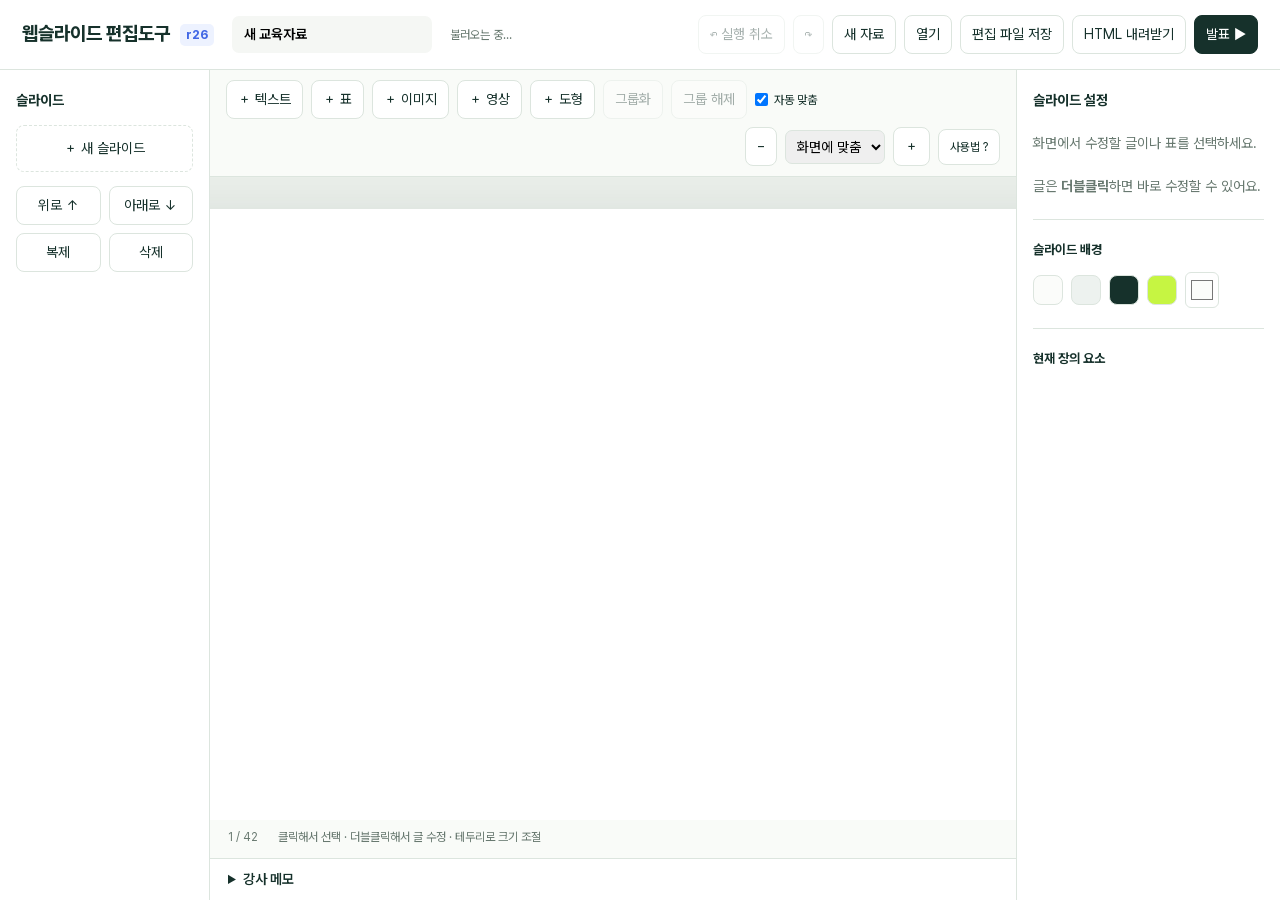
<file: index.html>
<!doctype html>
<html lang="ko">
<head>
<meta charset="utf-8">
<meta name="viewport" content="width=device-width,initial-scale=1">
<title>웹슬라이드 편집도구</title>
<meta http-equiv="refresh" content="0; url=slide-editor.html">
</head>
<body>
<p><a href="slide-editor.html">웹슬라이드 편집도구 열기</a></p>
</body>
</html>
</file>
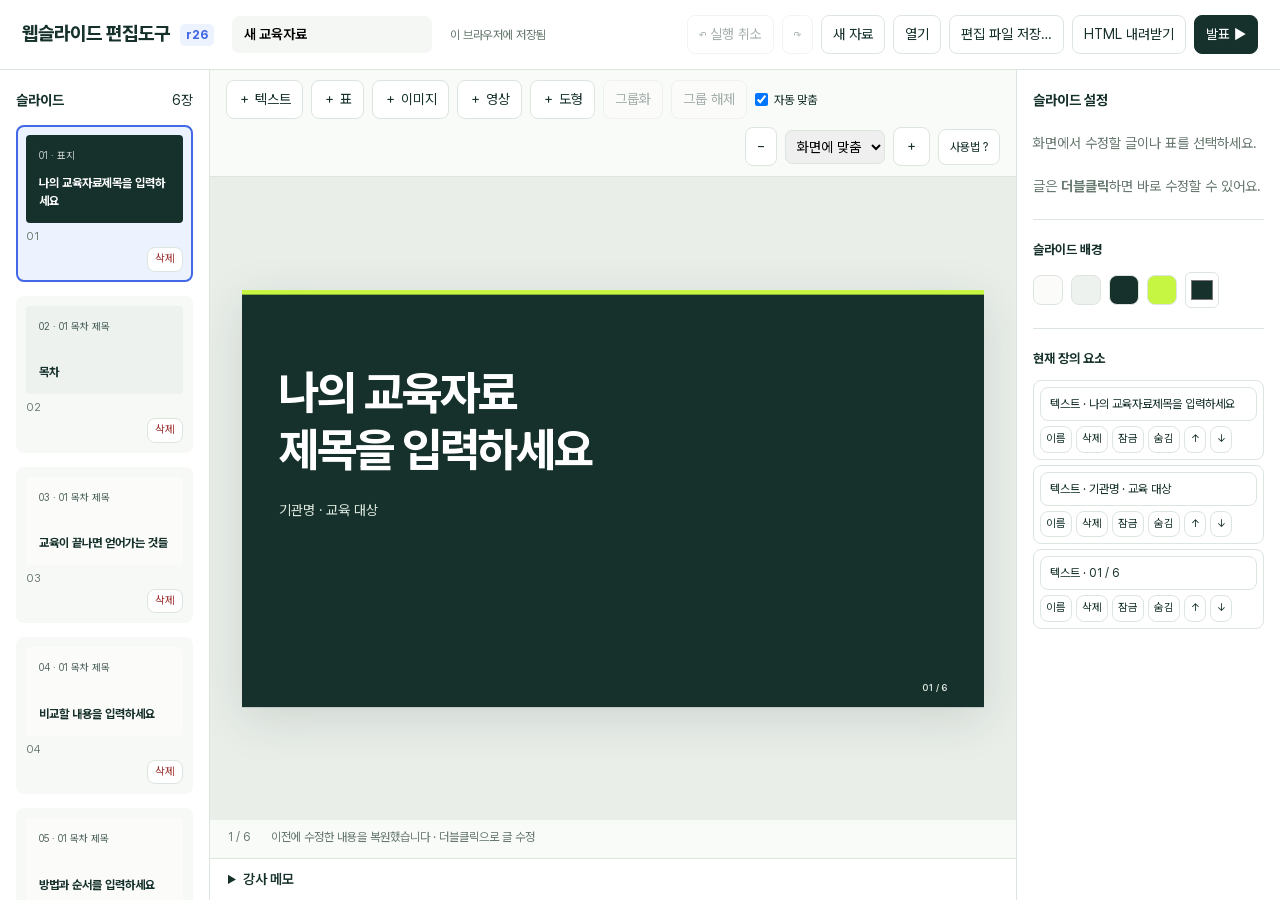
<file: slide-editor.html>
<!doctype html>
<html lang="ko"><head><meta charset="utf-8"><meta name="viewport" content="width=device-width,initial-scale=1"><title>웹슬라이드 편집도구 · r26</title><link rel="stylesheet" href="editor.css?v=20261117-r26"><script src="deck-import.js?v=20261117-r26" defer></script><script src="editor.js?v=20261117-r26" defer></script></head><body>
<header class="editor-top"><a class="editor-brand" href="starter-deck.html">웹슬라이드 편집도구 <small id="editor-version" aria-label="편집기 버전">r26</small></a><input id="deck-name" aria-label="자료 이름" value="새 교육자료"><span id="save-status" role="status" aria-live="polite">불러오는 중…</span><div class="top-actions"><button id="undo" title="실행 취소 · Ctrl+Z" disabled>↶ 실행 취소</button><button id="redo" title="다시 실행 · Ctrl+Shift+Z" disabled>↷</button><button id="new-deck">새 자료</button><button id="open">열기</button><button id="save-project">편집 파일 저장</button><button id="export-html">HTML 내려받기</button><button id="present" class="primary">발표 ▶</button></div></header>
<div class="editor-workspace"><aside class="slide-rail" aria-label="슬라이드 목록"><div class="rail-heading"><strong>슬라이드</strong><span id="slide-total"></span></div><div id="slide-list"></div><button id="add-slide" class="rail-add">＋ 새 슬라이드</button><div class="rail-tools"><button id="slide-up" title="슬라이드 위로">위로 ↑</button><button id="slide-down" title="슬라이드 아래로">아래로 ↓</button><button id="copy-slide">복제</button><button id="delete-slide">삭제</button></div></aside>
<main class="editor-main"><nav class="insert-bar" aria-label="삽입 도구"><button id="add-text">＋ 텍스트</button><button id="add-table">＋ 표</button><button id="add-image">＋ 이미지</button><button id="add-video">＋ 영상</button><button id="add-box">＋ 도형</button><button id="group-elements" title="그룹화 · Ctrl+G" disabled>그룹화</button><button id="ungroup-elements" title="그룹 해제 · Ctrl+Shift+G" disabled>그룹 해제</button><label class="tool-toggle"><input id="snap-enabled" type="checkbox" checked>자동 맞춤</label><span class="bar-separator"></span><div class="canvas-tools"><button id="zoom-out" aria-label="축소">−</button><select id="zoom" aria-label="화면 배율"><option value="fit">화면에 맞춤</option><option value=".5">50%</option><option value=".75">75%</option><option value="1">100%</option></select><button id="zoom-in" aria-label="확대">＋</button><button id="help-toggle" class="help-button">사용법 ?</button></div></nav>
<div id="canvas-scroll"><div id="canvas-area"><div id="canvas-wrap"><iframe id="deck-frame" title="편집할 슬라이드" sandbox="allow-same-origin"></iframe><div id="selection" hidden><button id="move-handle" aria-label="선택 요소 이동">이동 ⠿</button><button class="resize-handle nw" data-handle="nw" aria-label="왼쪽 위 크기 조절"></button><button class="resize-handle ne" data-handle="ne" aria-label="오른쪽 위 크기 조절"></button><button class="resize-handle sw" data-handle="sw" aria-label="왼쪽 아래 크기 조절"></button><button class="resize-handle se" data-handle="se" aria-label="오른쪽 아래 크기 조절"></button><button class="resize-handle e" data-handle="e" aria-label="오른쪽 너비 조절"></button><button class="resize-handle w" data-handle="w" aria-label="왼쪽 너비 조절"></button><button class="resize-handle n" data-handle="n" aria-label="위쪽 높이 조절"></button><button class="resize-handle s" data-handle="s" aria-label="아래쪽 높이 조절"></button></div><div id="guide-x" class="snap-guide vertical" hidden></div><div id="guide-y" class="snap-guide horizontal" hidden></div></div></div></div>
<footer class="editor-bottom"><span id="page-status">1 / 42</span><span id="hint">클릭해서 선택 · 더블클릭해서 글 수정 · 테두리로 크기 조절</span><span id="canvas-warning" role="status"></span></footer><details class="notes-panel"><summary>강사 메모</summary><textarea id="speaker-notes" aria-label="현재 슬라이드 강사 메모"></textarea></details></main>
<aside class="properties" aria-label="선택 요소 설정"><div class="properties-title"><strong id="selection-name">슬라이드 설정</strong><span id="selection-kind"></span></div><div id="empty-selection"><p>화면에서 수정할 글이나 표를 선택하세요.</p><p>글은 <strong>더블클릭</strong>하면 바로 수정할 수 있어요.</p></div>
<fieldset id="position-properties" disabled hidden><div class="prop-row"><label>X 위치<input id="element-x" type="number" step="1"></label><label>Y 위치<input id="element-y" type="number" step="1"></label></div><div class="prop-row"><button id="lock-elements">잠금</button><button id="hide-elements">숨김</button></div></fieldset>
<fieldset id="element-properties" disabled><label>내용<textarea id="text-content" rows="4" placeholder="선택한 텍스트"></textarea></label><div class="prop-row"><label>글자 크기<input id="font-size" type="number" min="12" max="160" step="1"></label><label>글자색<input id="text-color" type="color" value="#16312b"></label></div><div class="format-buttons"><button id="bold" aria-pressed="false" title="굵게">굵게 B</button><button data-align="left" aria-label="왼쪽 정렬">왼쪽</button><button data-align="center" aria-label="가운데 정렬">가운데</button><button data-align="right" aria-label="오른쪽 정렬">오른쪽</button></div><div class="prop-row"><label>가로<input id="element-width" type="number" min="30" max="1600"></label><label>세로<input id="element-height" type="number" min="20" max="900"></label></div><div class="prop-row"><label>배경색<input id="fill-color" type="color" value="#edf2ef"></label><label class="tool-toggle"><input id="fill-none" type="checkbox">채우기 없음</label></div><div class="prop-row"><button id="center-x">가로 중앙</button><button id="center-y">세로 중앙</button></div><div class="prop-row"><button id="bring-front" title="Ctrl+Shift+]">맨 앞으로</button><button id="bring-forward" title="Ctrl+]">앞으로</button><button id="send-backward" title="Ctrl+[">뒤로</button><button id="send-back" title="Ctrl+Shift+[">맨 뒤로</button></div><div class="prop-row"><button id="duplicate-element">복제</button><button id="delete-element" class="danger">삭제</button></div></fieldset>
<fieldset id="arrange-tools" disabled hidden><h3>정렬·간격</h3><div class="arrange-grid"><button data-arrange="left">왼쪽</button><button data-arrange="center">가로 중앙</button><button data-arrange="right">오른쪽</button><button data-arrange="top">위쪽</button><button data-arrange="middle">세로 중앙</button><button data-arrange="bottom">아래쪽</button></div><div class="prop-row"><button data-distribute="x">가로 간격</button><button data-distribute="y">세로 간격</button></div></fieldset>
<section id="table-properties" hidden><h3>표 편집</h3><p class="muted">셀을 선택해 열 너비와 행 높이를 조절하세요.</p><div class="prop-row"><button data-table="add-row">행 추가</button><button data-table="delete-row">행 삭제</button></div><div class="prop-row"><button data-table="add-col">열 추가</button><button data-table="delete-col">열 삭제</button></div><div class="prop-row"><label>선택 열 너비<input id="table-col-width" type="number" min="30" max="1400"></label><label>선택 행 높이<input id="table-row-height" type="number" min="20" max="500"></label></div><label>전체 셀 안쪽 여백<input id="table-cell-padding" type="number" min="0" max="80"></label><label>구분선 색<input id="border-color" type="color" value="#a8bcb0"></label><label>구분선 두께<input id="border-width" type="number" min="0" max="8" value="2"></label></section>
<section id="media-properties" hidden><h3>미디어</h3><div id="image-tools" hidden><div class="prop-row"><button id="crop-image">사진 자르기</button><button id="reset-image-crop">자르기 해제</button></div><div class="prop-row"><button id="image-contain">전체 보이기</button><button id="image-cover">틀 채우기</button></div></div><button id="replace-media">파일 교체</button><button id="change-video">YouTube 주소 변경</button></section>
<section id="graphic-properties" hidden><h3>선·도형</h3><label>선 색<input id="graphic-color" type="color" value="#16312b"></label><label>선 두께<input id="graphic-width" type="number" min="0" max="40" step="1"></label></section>
<section class="slide-background"><h3>슬라이드 배경</h3><div class="swatches"><button data-background="#fbfcfa" style="--swatch:#fbfcfa" aria-label="흰색 배경"></button><button data-background="#edf2ef" style="--swatch:#edf2ef" aria-label="연녹색 배경"></button><button data-background="#16312b" style="--swatch:#16312b" aria-label="진녹색 배경"></button><button data-background="#c6f542" style="--swatch:#c6f542" aria-label="연두색 배경"></button><input id="slide-bg" type="color" value="#fbfcfa" aria-label="배경색 직접 선택"></div></section><section class="layer-section"><h3>현재 장의 요소</h3><div id="layers"></div></section>
</aside></div>
<dialog id="insert-dialog"><form id="insert-form"><h2 id="dialog-title"></h2><div id="dialog-fields"></div><p id="dialog-error" role="alert"></p><div class="dialog-actions"><button type="button" id="dialog-cancel">취소</button><button class="primary" type="submit">넣기</button></div></form></dialog>
<dialog id="crop-dialog" aria-labelledby="crop-title"><form id="crop-form"><h2 id="crop-title">사진 자르기</h2><p class="muted">사진 위에서 영역 선택 · 선택 영역을 끌어 위치 조절</p><div id="crop-stage"><img id="crop-preview" alt="자르기 원본"><div id="crop-region"><button type="button" data-crop-handle="nw" aria-label="자르기 왼쪽 위"></button><button type="button" data-crop-handle="ne" aria-label="자르기 오른쪽 위"></button><button type="button" data-crop-handle="sw" aria-label="자르기 왼쪽 아래"></button><button type="button" data-crop-handle="se" aria-label="자르기 오른쪽 아래"></button></div></div><label>자르기 비율<select id="crop-ratio"><option value="free">자유</option><option value="original">원본 비율</option><option value="1">1:1</option><option value="1.7777777778">16:9</option><option value="1.3333333333">4:3</option></select></label><div class="crop-fields"><label>왼쪽 (%)<input id="crop-x" type="number" min="0" max="99" step=".1" required></label><label>위쪽 (%)<input id="crop-y" type="number" min="0" max="99" step=".1" required></label><label>가로 (%)<input id="crop-w" type="number" min="1" max="100" step=".1" required></label><label>세로 (%)<input id="crop-h" type="number" min="1" max="100" step=".1" required></label></div><p id="crop-error" role="alert"></p><div class="dialog-actions"><button type="button" id="crop-reset">전체 영역</button><button type="button" id="crop-cancel">취소</button><button id="crop-apply" type="submit" class="primary">적용</button></div></form></dialog>
<dialog id="help-dialog"><h2>이렇게 수정하세요</h2><ol>
<li><strong>선택:</strong> 글·표·카드·그림·선·화살표 클릭. 카드 안 글자는 따로 선택. 겹친 요소는 오른쪽 목록에서 선택</li>
<li><strong>여러 개:</strong> Shift+클릭으로 추가·제외하거나 빈 공간에서 드래그. Ctrl+A로 전체 선택</li>
<li><strong>글 수정:</strong> 더블클릭. 이동은 선택 테두리 위 ‘이동’을 끌거나 방향키 사용</li>
<li><strong>그룹:</strong> 2개 이상 선택 후 ‘그룹화’. 하나를 클릭해 전체 선택. 그룹 안 글자는 더블클릭으로 개별 수정</li>
<li><strong>텍스트 크기:</strong> 대각선 모서리는 글자·상자 비율 조절. 좌우 가운데 손잡이는 글자 크기를 유지하고 상자 너비·줄바꿈 조절</li>
<li><strong>사진:</strong> 선택 후 오른쪽 ‘사진 자르기’. 원본에서 영역을 드래그하고 적용. ‘자르기 해제’로 원본 전체 표시. 겹친 사진은 오른쪽 목록에서 선택·삭제</li>
<li><strong>장표 삭제:</strong> 왼쪽 장표별 ‘삭제’ 또는 목록에서 장표 선택 후 Delete. 실행 취소 가능</li>
<li><strong>자동 맞춤:</strong> 다른 요소의 가장자리·중앙·간격에 맞춤. Alt를 누르거나 상단에서 해제</li>
<li><strong>잠금·숨김:</strong> 오른쪽 설정에서 적용. 해제·표시는 아래 요소 목록에서 선택</li>
<li><strong>저장:</strong> 자동 임시저장 + ‘편집 파일 저장’. 발표하거나 HTML 내려받기</li>
</ol><p>Ctrl+C/X/V 요소 복사·잘라내기·붙여넣기 · Ctrl+Shift+C/V 장표 복사·붙여넣기 · 글 수정·입력칸에서는 텍스트 단축키 유지</p><p>Ctrl+G 그룹화 · Ctrl+Shift+G 그룹 해제 · Ctrl+Z 취소 · Ctrl+Shift+Z 다시 실행 · Ctrl+D 복제 · Delete 삭제 · Shift+방향키 10px 이동 · Esc 선택 해제</p><p>요소 복사·붙여넣기는 현재 탭 안에서 사용합니다. SVG는 그림 전체를 한 요소로 편집합니다.</p><button id="help-close" class="primary">알겠어요</button></dialog>
<dialog id="confirm-dialog"><h2 id="confirm-title"></h2><p id="confirm-message"></p><div class="dialog-actions"><button id="confirm-no">취소</button><button id="confirm-yes" class="primary">계속</button></div></dialog>
<dialog id="open-dialog" aria-labelledby="open-title"><h2 id="open-title">어떤 자료를 열까요?</h2><div id="open-drop" class="open-drop"><strong>파일이나 폴더를 여기에 끌어다 놓으세요</strong><span>저장한 편집 파일, 웹슬라이드 HTML, 덱이 든 폴더 모두 됩니다</span></div><div class="open-choices"><button id="open-html-choice"><strong>파일 선택</strong><span>저장한 편집 파일(.slides.json) 또는 HTML 하나</span></button><button id="open-folder-choice"><strong>폴더 선택</strong><span>이미지·영상·글꼴이 HTML과 따로 있는 덱</span></button></div><p class="open-scope">장표가 section.slide로 나뉜 웹슬라이드를 열 수 있습니다. 폴더를 고르면 그 안의 HTML을 선택할 수 있어요.</p><section id="import-panel" hidden><label for="import-deck">가져올 웹슬라이드</label><select id="import-deck"></select><p id="import-report" role="status" aria-live="polite"></p></section><div class="dialog-actions"><button id="open-close">닫기</button><button id="import-apply" class="primary" disabled>가져와서 편집하기</button></div></dialog>
<input id="project-file" type="file" accept=".slides,.json,.html,.htm,application/json,text/html" hidden><input id="html-file" type="file" accept=".slides,.json,.html,.htm,application/json,text/html" hidden><input id="folder-files" type="file" webkitdirectory multiple hidden><input id="image-file" type="file" accept="image/png,image/jpeg,image/webp,image/gif" hidden>
<div id="toast" role="status" hidden></div></body></html>
</file>
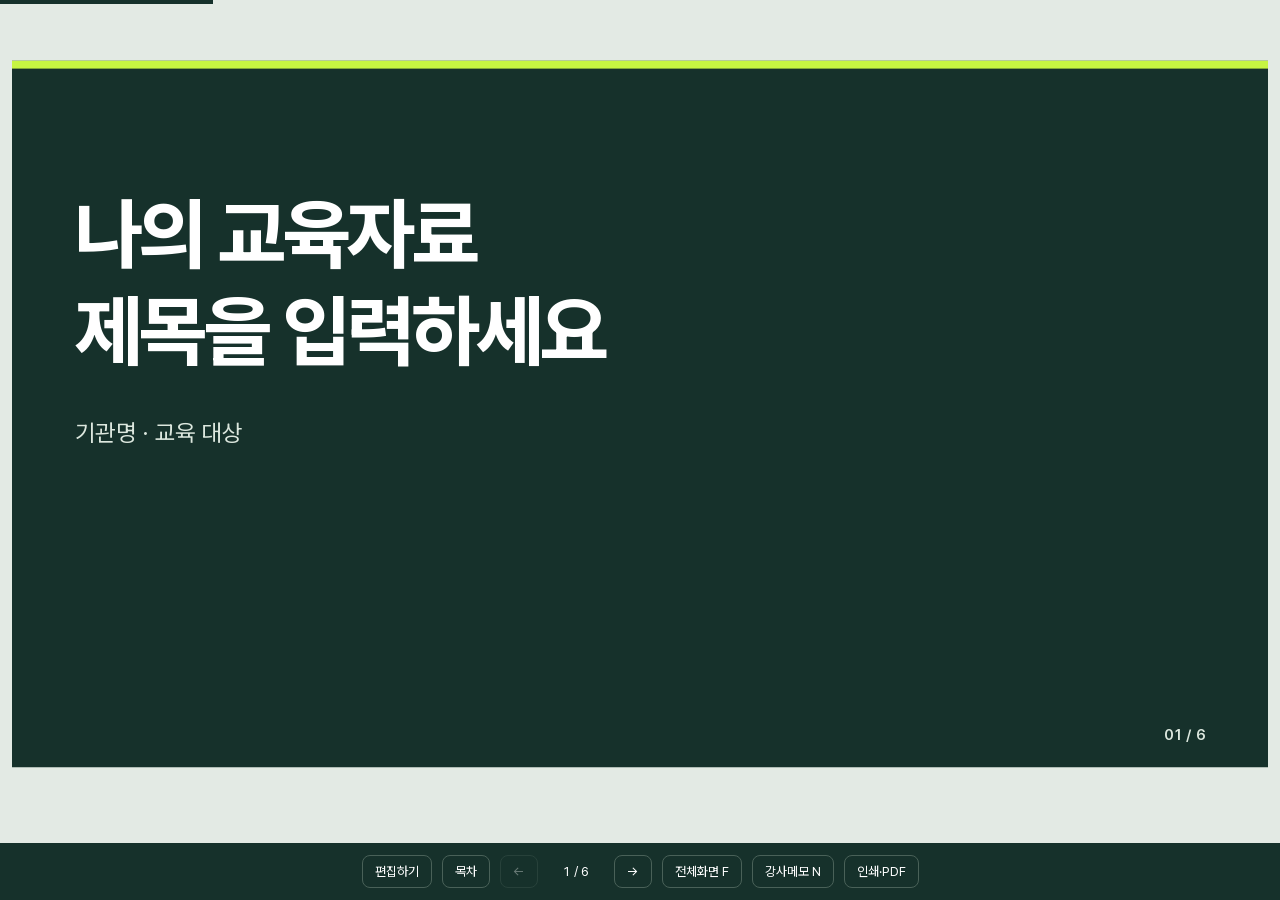
<file: starter-deck.html>
<!doctype html>
<html lang="ko"><head><meta charset="utf-8"><meta name="viewport" content="width=device-width,initial-scale=1"><title>재사용 슬라이드 템플릿</title><link rel="stylesheet" href="slides-v4.css"><link rel="stylesheet" href="slides-v5.css"></head>
<body class="v4 v5" data-slide-count="6" data-video-count="0"><div id="progress"></div><main id="stage" aria-label="새 웹슬라이드">
<section class="slide cover" aria-label="1번 슬라이드"><h2>나의 교육자료<br>제목을 입력하세요</h2><p class="lead">기관명 · 교육 대상</p><p class="speaker-note">발표할 내용을 기록하세요.</p><span class="pageno">01 / 6</span></section>
<section class="slide agenda-slide" aria-label="2번 슬라이드"><header class="slide-heading"><p class="chapter-title">01 목차 제목</p><h2>목차</h2></header><ol class="plain-list agenda"><li>첫 번째 주제</li><li>두 번째 주제</li><li>세 번째 주제</li></ol><p class="speaker-note">발표할 내용을 기록하세요.</p><span class="pageno">02 / 6</span></section>
<section class="slide outcomes-slide" aria-label="3번 슬라이드"><header class="slide-heading"><p class="chapter-title">01 목차 제목</p><h2>교육이 끝나면 얻어가는 것들</h2></header><ol class="plain-list"><li>첫 번째 배움</li><li>두 번째 배움</li><li>완성할 결과물</li></ol><p class="speaker-note">발표할 내용을 기록하세요.</p><span class="pageno">03 / 6</span></section>
<section class="slide requests-slide" aria-label="4번 슬라이드"><header class="slide-heading"><p class="chapter-title">01 목차 제목</p><h2>비교할 내용을 입력하세요</h2></header><table class="demo-table"><thead><tr><th>비교 항목 A</th><th>비교 항목 B</th></tr></thead><tbody><tr><td>첫 번째 내용</td><td>첫 번째 내용</td></tr><tr><td>두 번째 내용</td><td>두 번째 내용</td></tr></tbody></table><p class="speaker-note">발표할 내용을 기록하세요.</p><span class="pageno">04 / 6</span></section>
<section class="slide sequence-slide" aria-label="5번 슬라이드"><header class="slide-heading"><p class="chapter-title">01 목차 제목</p><h2>방법과 순서를 입력하세요</h2></header><ol class="plain-list"><li>첫 번째 단계</li><li>두 번째 단계</li><li>세 번째 단계</li></ol><p class="speaker-note">발표할 내용을 기록하세요.</p><span class="pageno">05 / 6</span></section>
<section class="slide " aria-label="6번 슬라이드"><header class="slide-heading"><p class="chapter-title">01 목차 제목</p><h2>보여줄 결과를 입력하세요</h2></header><div class="blank-media"><p>이미지나 영상을 넣어주세요</p></div><p class="speaker-note">발표할 내용을 기록하세요.</p><span class="pageno">06 / 6</span></section>
</main><nav id="controls" aria-label="슬라이드 조작"><a href="slide-editor.html">편집하기</a><a href="#2">목차</a><button id="previous" aria-label="이전 슬라이드">←</button><span id="count" aria-live="polite"></span><button id="next" aria-label="다음 슬라이드">→</button><button id="fullscreen">전체화면 F</button><button id="note-toggle" aria-expanded="false" aria-controls="notes">강사메모 N</button><button id="print">인쇄·PDF</button></nav><aside id="notes" hidden aria-label="강사메모"><button id="note-close" aria-label="강사메모 닫기">닫기</button><h2>강사메모</h2><p id="note-body"></p></aside><script src="slides.js"></script></body></html>
</file>
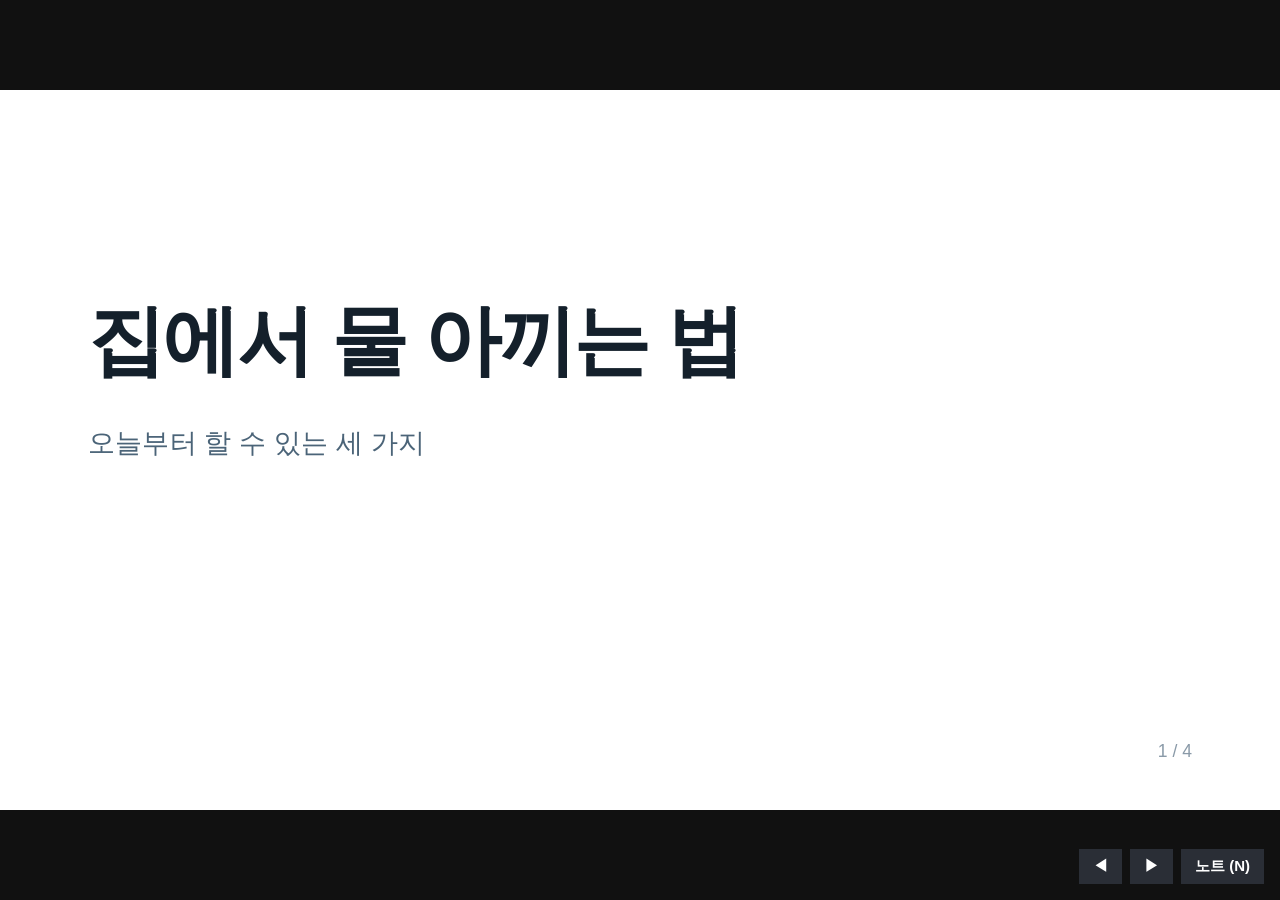
<file: examples/sample-deck.html>
<!doctype html>
<html lang="ko">
<head>
<meta charset="utf-8">
<meta name="viewport" content="width=device-width,initial-scale=1">
<title>집에서 물 아끼는 법</title>
<style>
html,body{margin:0;height:100%;background:#111;overflow:hidden;font-family:"Malgun Gothic","Apple SD Gothic Neo",sans-serif}
#stage{position:absolute;left:50%;top:50%;width:1600px;height:900px;transform-origin:center}
.slide{position:absolute;inset:0;display:none;background:#fff;color:#14202b;padding:90px 110px;box-sizing:border-box}
.slide.on{display:block}
.slide h2.title{font-size:96px;margin:160px 0 24px;letter-spacing:-.03em}
.slide h2{font-size:60px;margin:0 0 48px;letter-spacing:-.02em}
.slide p,.slide li{font-size:34px;line-height:1.6}
.slide ul{margin:0;padding-left:1.2em}
.lead{color:#4b6478}
.two{display:grid;grid-template-columns:1fr 1fr;gap:64px;align-items:center}
.two img{width:100%;border-radius:12px}
.big{font-size:150px;font-weight:800;color:#2f6db0;line-height:1}
.pg{position:absolute;right:110px;bottom:60px;font-size:22px;color:#8a9aa8}
aside.notes{display:none}
.nav{position:fixed;right:16px;bottom:16px;display:flex;gap:8px}
.nav button{font:600 15px sans-serif;padding:8px 14px;border:0;background:#2a2e36;color:#fff;cursor:pointer}
#note-box{position:fixed;left:16px;bottom:16px;max-width:560px;padding:16px 20px;background:#fff;font:18px/1.6 sans-serif;display:none}
#note-box.show{display:block}
</style>
</head>
<body>
<div id="stage">
<section class="slide">
  <h2 class="title">집에서 물 아끼는 법</h2>
  <p class="lead">오늘부터 할 수 있는 세 가지</p>
  <div class="pg">1 / 4</div>
  <aside class="notes" data-time="10초"><p>오늘은 집에서 바로 할 수 있는 물 절약 방법 세 가지를 소개합니다.</p></aside>
</section>
<section class="slide">
  <h2>하루에 쓰는 물</h2>
  <div class="two">
    <div><div class="big">280L</div><p>한 사람이 하루에 쓰는 물의 양(예시 값)</p></div>
    <img src="img/drops.png" alt="물방울 그림">
  </div>
  <div class="pg">2 / 4</div>
  <aside class="notes" data-time="20초"><p>숫자는 예시입니다. 실제 발표에서는 지역 통계로 바꿔 쓰세요.</p><p>생각보다 많은 물을 매일 쓰고 있습니다.</p></aside>
</section>
<section class="slide">
  <h2>바로 할 수 있는 것</h2>
  <ul>
    <li>양치할 때 컵 쓰기</li>
    <li>샤워 시간 2분 줄이기</li>
    <li>세탁기는 모아서 한 번에 돌리기</li>
  </ul>
  <div class="pg">3 / 4</div>
  <aside class="notes" data-time="30초"><p>세 가지 모두 도구 없이 오늘 바로 할 수 있습니다.</p></aside>
</section>
<section class="slide">
  <h2>정리</h2>
  <p>작은 습관 세 가지로 시작해 보세요.</p>
  <div class="pg">4 / 4</div>
  <aside class="notes" data-time="10초"><p>들어 주셔서 감사합니다.</p></aside>
</section>
</div>
<div class="nav"><button id="prev">◀</button><button id="next">▶</button><button id="notes-btn">노트 (N)</button></div>
<div id="note-box"></div>
<script>
(function(){
  var s=[].slice.call(document.querySelectorAll('.slide')),i=0,st=document.getElementById('stage'),box=document.getElementById('note-box');
  function fit(){var k=Math.min(innerWidth/1600,innerHeight/900);st.style.transform='translate(-50%,-50%) scale('+k+')';}
  function note(){var n=s[i].querySelector('aside.notes');box.textContent=n?n.textContent.trim():'';}
  function go(n){i=Math.max(0,Math.min(s.length-1,n));s.forEach(function(e,j){e.classList.toggle('on',j===i)});note();}
  document.getElementById('prev').onclick=function(){go(i-1)};
  document.getElementById('next').onclick=function(){go(i+1)};
  document.getElementById('notes-btn').onclick=function(){box.classList.toggle('show')};
  addEventListener('keydown',function(e){if(e.key==='ArrowRight')go(i+1);if(e.key==='ArrowLeft')go(i-1);if(e.key==='n'||e.key==='N')box.classList.toggle('show');});
  addEventListener('resize',fit);fit();go(0);
})();
</script>
</body>
</html>
</file>
<file: editor.css>
@import url('fonts.css');
:root{--ink:#16312b;--muted:#687970;--line:#dce5de;--accent:#c6f542;--blue:#4268e5}*{box-sizing:border-box}body{margin:0;background:#e9eee9;color:var(--ink);font:14px/1.5 Pretendard,'Malgun Gothic',sans-serif;height:100vh;overflow:hidden}button,input,select,textarea{font:inherit}button{border:1px solid var(--line);border-radius:8px;padding:8px 11px;background:white;color:var(--ink);cursor:pointer;white-space:nowrap}button:hover{background:#f0f5ee;border-color:#b7cbb9}button:disabled{opacity:.38;cursor:default}button:focus-visible,input:focus-visible,select:focus-visible,textarea:focus-visible{outline:3px solid #5278e2;outline-offset:2px}.primary{background:var(--ink);color:white;border-color:var(--ink)}.primary:hover{background:#315849}.danger{color:#a03434}.editor-top{height:70px;background:white;display:flex;align-items:center;gap:18px;padding:0 22px;border-bottom:1px solid var(--line)}.editor-brand{font-size:19px;font-weight:750;text-decoration:none;color:var(--ink);white-space:nowrap}#deck-name{border:0;background:#f5f7f4;padding:8px 12px;border-radius:7px;width:200px;font-weight:600}#save-status{font-size:12px;color:var(--muted);min-width:100px}.top-actions{margin-left:auto;display:flex;gap:8px}.editor-workspace{display:grid;grid-template-columns:210px minmax(350px,1fr) 264px;height:calc(100vh - 70px)}.slide-rail,.properties{background:#fff;overflow:auto;padding:20px 16px}.slide-rail{border-right:1px solid var(--line)}.rail-heading{display:flex;justify-content:space-between;padding-bottom:14px}.slide-item{width:100%;margin-bottom:14px;padding:8px;border:2px solid transparent;background:#f7f9f6;white-space:normal;text-align:left}.slide-item[aria-current=true]{border-color:var(--blue);background:#edf2ff}.slide-thumb{aspect-ratio:16/9;background:var(--thumb-bg,#edf2ef);color:var(--thumb-fg,#16312b);padding:13px;display:flex;flex-direction:column;justify-content:space-between;border-radius:4px;overflow:hidden}.slide-thumb strong{font-size:12px;line-height:1.5;display:-webkit-box;-webkit-line-clamp:3;-webkit-box-orient:vertical;overflow:hidden}.slide-thumb span{font-size:10px;opacity:.75}.slide-item>span{display:block;font-size:11px;margin-top:6px;color:var(--muted)}.rail-add{width:100%;border-style:dashed;padding:12px}.rail-tools{display:grid;grid-template-columns:1fr 1fr;gap:8px;margin-top:14px}.editor-main{min-width:0;display:flex;flex-direction:column;overflow:hidden}.insert-bar{min-height:58px;display:flex;align-items:center;gap:8px;padding:10px 16px;background:#f9fbf8;border-bottom:1px solid var(--line);flex-wrap:wrap}.bar-separator{flex:1}.insert-bar select{max-width:140px;padding:7px;border:1px solid var(--line);border-radius:7px}.help-button{font-size:12px}#canvas-scroll{flex:1;min-height:180px;overflow:auto;background:#e9eee9}#canvas-area{min-height:100%;min-width:100%;display:flex;align-items:center;justify-content:center;padding:32px}#canvas-wrap{position:relative;width:1600px;height:900px;flex:none;box-shadow:0 12px 44px #16312b20}#deck-frame{position:absolute;left:0;top:0;width:1600px;height:900px;border:0;transform-origin:0 0;background:white}#selection{position:absolute;border:2px solid var(--blue);pointer-events:none;z-index:40}#selection[hidden]{display:none}#move-handle{position:absolute;top:-30px;left:-2px;pointer-events:auto;cursor:move;background:var(--blue);color:white;border:0;border-radius:6px 6px 0 0;padding:4px 10px;font-size:12px;height:28px}.resize-handle{position:absolute;width:12px;height:12px;border:2px solid var(--blue);padding:0;border-radius:3px;background:white;pointer-events:auto;touch-action:none}.resize-handle.nw{left:-7px;top:-7px;cursor:nwse-resize}.resize-handle.ne{right:-7px;top:-7px;cursor:nesw-resize}.resize-handle.sw{left:-7px;bottom:-7px;cursor:nesw-resize}.resize-handle.se{right:-7px;bottom:-7px;cursor:nwse-resize}.resize-handle.e{right:-7px;top:calc(50% - 6px);cursor:ew-resize}.resize-handle.w{left:-7px;top:calc(50% - 6px);cursor:ew-resize}.snap-guide{position:absolute;pointer-events:none;background:#e457b9;z-index:35}.snap-guide[hidden]{display:none}.snap-guide.vertical{width:1px;top:0;height:100%}.snap-guide.horizontal{height:1px;left:0;width:100%}.editor-bottom{min-height:38px;padding:8px 18px;display:flex;gap:20px;font-size:12px;color:var(--muted);background:#f9fbf8}#canvas-warning{margin-left:auto;color:#a34125}.notes-panel{background:white;border-top:1px solid var(--line);padding:10px 18px}.notes-panel summary{cursor:pointer;font-weight:600}.notes-panel textarea{width:100%;height:90px;margin-top:10px;resize:vertical;border:1px solid var(--line);border-radius:6px;padding:10px}.properties{border-left:1px solid var(--line)}.properties-title{display:flex;justify-content:space-between;margin-bottom:20px}.properties-title span{font-size:12px;color:var(--muted)}.properties h3{font-size:13px;margin:20px 0 12px}.properties label{display:flex;flex-direction:column;gap:8px;font-size:12px;font-weight:600;margin-bottom:16px}.properties input[type=number],.properties textarea{width:100%;border:1px solid var(--line);border-radius:7px;padding:8px;background:#fcfdfb;color:var(--ink)}.properties textarea{resize:vertical;line-height:1.6}.properties input[type=color]{width:100%;height:36px;border:1px solid var(--line);border-radius:6px;padding:3px;background:white}.prop-row{display:flex;gap:10px;margin-bottom:12px}.prop-row>*{flex:1;min-width:0}.prop-row label{margin:0}.format-buttons{display:flex;flex-wrap:wrap;gap:5px;margin-bottom:18px}.format-buttons button{font-size:11px;padding:7px}.format-buttons button[aria-pressed=true]{background:var(--ink);color:white}fieldset{margin:0;padding:0;border:0;min-width:0}#empty-selection{color:var(--muted);line-height:1.8}#empty-selection p{margin-bottom:18px}#element-properties:disabled{display:none}.muted{color:var(--muted);font-size:12px}.slide-background{border-top:1px solid var(--line);margin-top:20px}.swatches{display:flex;gap:8px;align-items:center}.swatches button{width:30px;height:30px;background:var(--swatch);padding:0;flex:none}.swatches input{width:34px!important}.layer-section{border-top:1px solid var(--line);margin-top:20px}#layers{display:flex;flex-direction:column;gap:5px}#layers button{font-size:12px;text-align:left;overflow:hidden;text-overflow:ellipsis;padding:7px 9px}#layers button[aria-current=true]{border-color:var(--blue);background:#edf2ff}dialog{border:1px solid var(--line);border-radius:18px;padding:30px;max-width:min(620px,calc(100vw - 40px));color:var(--ink);box-shadow:0 24px 90px #0003}dialog::backdrop{background:#0d241e80}dialog h2{font-size:23px;margin:0 0 24px}dialog label{display:block;margin-bottom:18px}dialog input,dialog select{width:100%;padding:10px;border:1px solid var(--line);border-radius:7px;margin-top:8px}.dialog-actions{display:flex;justify-content:flex-end;gap:12px;margin-top:24px}#dialog-error{color:#a03434}#help-dialog{line-height:1.9}#help-dialog li{margin-bottom:12px}#help-dialog p{color:var(--muted);font-size:13px}#toast{position:fixed;bottom:24px;left:50%;transform:translateX(-50%);background:#16312b;color:white;padding:13px 22px;border-radius:10px;z-index:100;box-shadow:0 8px 35px #0002;max-width:90vw}.editor-top.busy button{pointer-events:none;opacity:.5}
@media(max-width:1150px){.editor-workspace{grid-template-columns:170px minmax(300px,1fr) 236px}.editor-top{gap:10px;padding:0 12px}.editor-brand{font-size:16px}#deck-name{width:155px}.top-actions{gap:5px}.top-actions button{padding:7px;font-size:12px}#save-status{min-width:70px;font-size:11px}.insert-bar{gap:5px;padding:8px}.insert-bar button{font-size:12px}.slide-rail,.properties{padding:16px 12px}}
@media(max-width:820px){body{overflow:auto;height:auto;min-height:100vh}.editor-top{height:auto;min-height:70px;flex-wrap:wrap;padding:12px}.top-actions{width:100%;margin:0;flex-wrap:wrap}.editor-workspace{height:calc(100vh - 120px);grid-template-columns:120px minmax(250px,1fr)}.properties{display:none}.editor-bottom #hint{display:none}.slide-rail{padding:12px 8px}.rail-tools{grid-template-columns:1fr}.editor-workspace:after{content:'편집은 넓은 PC 화면에서 가장 편하게 사용할 수 있습니다.';position:fixed;bottom:0;left:0;right:0;padding:7px;background:#edf2ef;font-size:11px;text-align:center}.editor-brand{font-size:15px}}
#marquee{position:absolute;border:2px dashed var(--blue);background:#4268e51a;pointer-events:none;z-index:38}#marquee[hidden]{display:none}#selection.multi{border-style:dashed}#selection.multi .resize-handle.e,#selection.multi .resize-handle.w{display:none}
.slide-item[draggable=true]{cursor:grab}.slide-item.dragging{opacity:.42;cursor:grabbing}.slide-item.drop-before{box-shadow:0 -4px 0 var(--blue)}.slide-item.drop-after{box-shadow:0 4px 0 var(--blue)}
#selection.grouped{border-style:solid}
.resize-handle.n{left:calc(50% - 6px);top:-7px;cursor:ns-resize}.resize-handle.s{left:calc(50% - 6px);bottom:-7px;cursor:ns-resize}#selection.multi .resize-handle.n,#selection.multi .resize-handle.s{display:none}#selection.compact .resize-handle.n{top:-17px}#selection.compact .resize-handle.s{bottom:-17px}
.arrange-grid{display:grid;grid-template-columns:repeat(3,minmax(0,1fr));gap:6px;margin-bottom:10px}.arrange-grid button{font-size:12px;padding:8px 4px}
.tool-toggle{display:flex;align-items:center;gap:6px;font-size:12px;white-space:nowrap}.tool-toggle input{margin:0}.snap-guide[data-mode=gap]::after{content:'같은 간격';position:absolute;top:6px;left:6px;white-space:nowrap;background:#fff;color:#9e277c;padding:3px 6px;border-radius:4px;font-size:11px}
.canvas-tools{display:flex;align-items:center;gap:8px;margin-left:auto}
.slide-entry{position:relative}.slide-entry .slide-item{padding-bottom:34px}.slide-remove{position:absolute;bottom:24px;right:10px;font-size:11px;padding:3px 7px;color:#a03434}
#crop-dialog{width:800px;max-height:calc(100dvh - 32px);overflow:auto}#crop-stage{position:relative;width:fit-content;max-width:100%;margin:20px auto;overflow:hidden;touch-action:none;cursor:crosshair;background:#e9eee9}#crop-preview{display:block;max-width:100%;max-height:45vh;width:auto;height:auto;user-select:none;pointer-events:none}#crop-region{position:absolute;border:2px solid white;outline:1px solid #16312b;box-shadow:0 0 0 2000px #0007;cursor:move;touch-action:none}#crop-region button{position:absolute;width:14px;height:14px;border:2px solid #16312b;background:white;border-radius:1px;padding:0}#crop-region [data-crop-handle=nw]{left:-2px;top:-2px;cursor:nwse-resize}#crop-region [data-crop-handle=ne]{right:-2px;top:-2px;cursor:nesw-resize}#crop-region [data-crop-handle=sw]{left:-2px;bottom:-2px;cursor:nesw-resize}#crop-region [data-crop-handle=se]{right:-2px;bottom:-2px;cursor:nwse-resize}.crop-fields{display:grid;grid-template-columns:repeat(4,1fr);gap:12px}#crop-error{color:#a03434}#crop-dialog input{min-width:0}#crop-dialog h2{margin-bottom:12px}
#editor-version{display:inline-block;margin-left:6px;padding:2px 6px;border-radius:5px;background:#edf2ff;color:#4268e5;font-size:12px;vertical-align:middle}
#selection.editing button{visibility:hidden;pointer-events:none}
#selection.compact .resize-handle.nw,#selection.compact .resize-handle.sw,#selection.compact .resize-handle.w{left:-17px}#selection.compact .resize-handle.ne,#selection.compact .resize-handle.se,#selection.compact .resize-handle.e{right:-17px}#selection.compact .resize-handle.nw,#selection.compact .resize-handle.ne{top:-17px}#selection.compact .resize-handle.sw,#selection.compact .resize-handle.se{bottom:-17px}
.layer-row{display:flex;flex-direction:column;gap:5px;min-width:0;border:1px solid var(--line);border-radius:8px;padding:6px}.layer-name{width:100%}.layer-actions{display:flex;flex-wrap:wrap;gap:4px}#layers .layer-actions button{font-size:11px;padding:4px 5px;flex:none}.layer-group>summary{display:flex;align-items:flex-start;gap:4px;cursor:pointer;list-style:none}.layer-group>summary::before{content:'▸';margin-top:12px}.layer-group[open]>summary::before{content:'▾'}.layer-group>summary .layer-row{flex:1}.layer-children{display:flex;flex-direction:column;gap:5px;padding:6px 0 6px 14px}
/* 파일 가져오기와 노트북 화면에서도 잘리지 않는 상단 도구. */
body{display:flex;flex-direction:column;height:100dvh;min-height:0}.editor-top{height:auto;min-height:70px;flex-shrink:0;flex-wrap:wrap;padding-top:12px;padding-bottom:12px;row-gap:12px}.top-actions{flex-wrap:wrap}.editor-workspace{flex:1;min-height:0;height:auto}#open-dialog{width:600px;padding:32px;max-height:calc(100dvh - 40px);overflow:auto}#open-dialog h2{margin-bottom:16px}.open-intro,.open-scope{line-height:1.7;color:var(--muted)}.open-intro{margin:0 0 24px}.open-scope{font-size:13px;margin:22px 0 0}.open-choices{display:grid;gap:12px}.open-choices button{display:flex;flex-direction:column;align-items:flex-start;white-space:normal;text-align:left;padding:18px 20px;gap:8px}.open-choices strong{font-size:16px}.open-choices span{font-size:13px;color:var(--muted)}#import-panel{margin-top:24px;border-top:1px solid var(--line);padding-top:24px}#import-panel label{font-weight:650;margin-bottom:8px}#import-deck{width:100%;margin-top:0}#import-report{font-size:14px;line-height:1.8;margin:16px 0 0;overflow-wrap:anywhere}@media(max-width:820px){.editor-workspace{min-height:300px}#open-dialog{padding:24px}.open-choices button{padding:16px}.editor-workspace:after{pointer-events:none}}
.open-drop{display:flex;flex-direction:column;align-items:center;gap:8px;padding:28px 20px;margin-bottom:12px;border:2px dashed var(--line);border-radius:12px;text-align:center;color:var(--muted)}.open-drop strong{font-size:16px;color:inherit}.open-drop span{font-size:13px}.file-dragging .open-drop{border-color:#4268e5;background:#eef2ff;color:#2a49b8}.open-choices{grid-template-columns:1fr 1fr}@media(max-width:820px){.open-choices{grid-template-columns:1fr}}
</file>
<file: slides-v4.css>
@import url('slides.css');
.v4 .cover h2{font-size:94px;line-height:1.22}.v4 .hero-image{width:100%;height:430px;object-fit:contain;background:white;border:1px solid var(--line);border-radius:16px}.v4 .cover-reel figcaption{font-size:20px}
.v4 .outline{display:grid;grid-template-columns:repeat(3,1fr);gap:32px 48px;margin-top:48px}.v4 .outline a{color:var(--ink);text-decoration:none;border-top:2px solid var(--line);padding-top:24px;font-size:30px;line-height:1.5}.v4 .outline small{display:block;font-size:19px;color:var(--muted);margin-bottom:14px}
.v4 .goals{display:grid;grid-template-columns:1fr 1fr;gap:28px 48px;margin-top:40px}.v4 .goal{border-top:1px solid var(--line);padding-top:24px}.v4 .goal h3{font-size:32px;margin-bottom:12px}.v4 .goal p{font-size:25px;line-height:1.6;color:var(--muted)}
.v4 .result-tag{margin-top:30px;background:var(--surface);padding:20px 28px;border-radius:12px;font-size:26px}.v4 .topic-list{display:flex;flex-wrap:wrap;gap:22px;margin-top:44px}.v4 .topic-list span{padding:18px 24px;background:var(--surface);border-radius:12px;font-size:27px}
.v4 .blank-media{flex:1;min-height:0;margin-top:36px;border:2px dashed var(--line);border-radius:16px;background:#f5f7f3;display:flex;align-items:center;justify-content:center}.v4 .blank-media p{font-size:24px;color:var(--muted)}
.v4 .demo-table{font-size:26px}.v4 .demo-table td,.v4 .demo-table th{padding:20px 16px}.v4 .flow.four{grid-template-columns:repeat(4,1fr)}.v4 .flow.four .node h3{font-size:34px}.v4 .flow.four .node p{font-size:25px}.v4 .flow .node strong{margin-bottom:22px}.v4 .prompt-text{font-size:36px!important;color:var(--ink)!important;line-height:1.65!important}.v4 .quote.good .prompt-text{font-weight:700}.v4 .sample{background:var(--surface);border-radius:16px;padding:32px;margin-top:32px;font-size:28px;line-height:1.7}.v4 .sample small{font-size:19px;color:var(--muted)}
.v4 .steps-line{display:flex;gap:20px;margin-top:40px}.v4 .steps-line div{flex:1;border-top:2px solid var(--line);padding-top:24px;font-size:28px;line-height:1.5}.v4 .steps-line small{display:block;color:var(--muted);font-size:19px;margin-bottom:14px}.v4 .source-line{font-size:17px;line-height:1.5;color:var(--muted);margin-top:22px}.v4 .source-line a{color:inherit}.v4 .check{padding:22px 0}.v4 .video-row{grid-template-columns:minmax(0,1fr) 340px}
.v4 .version-link{position:fixed;top:12px;right:20px;z-index:10;color:var(--muted);font-size:12px}.v4 .mini-note{font-size:22px;line-height:1.6;color:var(--muted);margin-top:24px}
@media print{.version-link{display:none}}
.v4 .plain-list{margin:56px 0 0;padding-left:64px;font-size:36px;line-height:1.6;display:flex;flex-direction:column;gap:30px;max-width:1320px}.v4 .plain-list li{padding-left:16px}.v4 .plain-list li::marker{color:var(--muted);font-size:28px}.v4 .agenda{margin-top:36px;gap:20px;font-size:34px}.v4 .agenda a{color:var(--ink);text-decoration:none}.v4 .agenda a:hover{text-decoration:underline}.v4 .single-prompt{margin:70px 0 0;padding:0 0 0 36px;border-left:6px solid var(--accent);font-size:44px;line-height:1.9;letter-spacing:-.02em}.v4 .portfolio-link{margin-top:100px}.v4 .portfolio-link .action{font-size:32px;padding:24px 36px}.v4 .portfolio-link p{margin-top:28px;font-size:28px;color:var(--muted)}.v4 .cover>h2{margin-top:90px}.v4 .cover>.lead{margin-top:48px}

/* 내용은 한 주제씩 유지하고, 정보의 역할에 따라 화면 구성을 나눈다. */
.v4 .slide{padding:64px 80px 80px;border-top:10px solid var(--ink)}
.v4 .slide>h2{font-size:64px;line-height:1.25;letter-spacing:-.04em;max-width:1400px}
.v4 .pageno{bottom:30px;font-size:19px;font-weight:600}
.v4 .cover{background:var(--ink);color:#fff;border-top-color:var(--accent);padding-top:120px}
.v4 .cover>h2{font-size:100px;line-height:1.23;width:760px;margin-top:30px}
.v4 .cover>.lead{color:#dce7de;font-size:30px;margin-top:44px}
.v4 .cover .pageno{color:#dce7de}.v4 .cover-result{position:absolute;right:80px;top:130px;width:610px;margin:0;transform:rotate(2deg)}
.v4 .cover-result img{width:100%;height:540px;object-fit:contain;background:#fff;border:12px solid #fff;border-radius:16px;box-shadow:0 28px 50px #0003}
.v4 .cover-result figcaption{margin-top:24px;color:var(--accent);font-size:24px}
.v4 .agenda-slide{background:var(--surface)}
.v4 .agenda-slide>h2{position:absolute;left:80px;top:110px;font-size:110px}
.v4 .agenda-slide .agenda{list-style:none;counter-reset:agenda;margin:30px 0 0 410px;padding:0;gap:0;max-width:none}
.v4 .agenda li{counter-increment:agenda;border-bottom:1px solid #bacabe;padding:26px 0;display:flex;align-items:center;gap:32px;font-size:39px;font-weight:650}
.v4 .agenda li:before{content:'0' counter(agenda);font-size:27px;color:var(--muted);font-weight:500;width:54px;flex:none}
.v4 .agenda li:last-child{border-bottom:0}.v4 .agenda a{width:100%}
.v4 .outcomes-slide .plain-list{counter-reset:outcomes;list-style:none;display:grid;grid-template-columns:repeat(3,1fr);padding:0;margin-top:64px;gap:32px;max-width:none;flex:1;min-height:0}
.v4 .outcomes-slide li{counter-increment:outcomes;background:var(--surface);border-radius:18px;padding:40px;font-size:35px;line-height:1.65;font-weight:650}
.v4 .outcomes-slide li:before{content:'0' counter(outcomes);display:block;font-size:78px;line-height:1.25;font-weight:500;letter-spacing:-.05em;margin-bottom:54px;color:#597267}
.v4 .outcomes-slide li:last-child{background:var(--accent)}
.v4 .outcomes-slide li:last-child:before{color:var(--ink)}
.v4 .demo-table{border-collapse:separate;border-spacing:0 12px;margin-top:40px;font-size:30px}
.v4 .demo-table th{font-size:22px;padding:12px 28px;color:var(--muted)}
.v4 .demo-table td{border:0;padding:26px 28px;background:var(--surface);line-height:1.55}
.v4 .demo-table td:first-child{border-radius:12px 0 0 12px}.v4 .demo-table td:last-child{border-radius:0 12px 12px 0}
.v4 .comparison-slide .demo-table{margin-top:60px}.v4 .comparison-slide td{height:175px;vertical-align:middle}
.v4 .comparison-slide td:first-child{background:var(--ink);color:var(--accent);font-size:35px;width:235px}
.v4 .comparison-slide .mini-note{margin-top:26px;padding-left:24px;border-left:5px solid var(--accent)}
.v4 .requests-slide td{padding:30px;font-size:29px}.v4 .requests-slide td:first-child{color:var(--muted);width:37%;font-weight:500}
.v4 .requests-slide td:last-child{background:#e4f1d1;font-weight:650}
.v4 .sequence-slide .plain-list,.v4 .list-slide .plain-list,.v4 .check-slide .plain-list{list-style:none;counter-reset:steps;padding:0;margin-top:48px;gap:0;max-width:none}
.v4 .sequence-slide li,.v4 .list-slide li,.v4 .check-slide li{counter-increment:steps;display:flex;align-items:center;gap:32px;border-bottom:1px solid var(--line);padding:26px 16px;font-size:35px;line-height:1.55}
.v4 .sequence-slide li:before,.v4 .list-slide li:before,.v4 .check-slide li:before{content:'0' counter(steps);display:flex;align-items:center;justify-content:center;width:70px;min-height:64px;flex:none;color:var(--ink);background:var(--surface);border-radius:12px;font-size:27px}
.v4 .sequence-slide li:last-child,.v4 .list-slide li:last-child,.v4 .check-slide li:last-child{border-bottom:0}
.v4 .check-slide li:before{content:'✓';background:#e4f1d1;font-size:32px}
.v4 .prompt-slide{background:var(--ink);color:white;border-top-color:var(--accent)}
.v4 .prompt-slide .single-prompt{font-size:49px;line-height:1.85;margin-top:85px;border-left:8px solid var(--accent);padding-left:44px;max-width:1330px}
.v4 .prompt-slide .pageno{color:#c9dacb}
.v4 .portfolio-slide{background:var(--accent)}
.v4 .portfolio-wordmark{font-size:150px;font-weight:700;letter-spacing:-.07em;line-height:1.25;margin-top:68px}
.v4 .portfolio-link{margin-top:44px}.v4 .portfolio-link p{font-size:25px}
.v4 .portfolio-link .action{background:var(--ink);border-color:var(--ink);color:#fff;font-size:28px}
.v4 .handoff-layout{margin-top:48px;align-items:center}.v4 .handoff-copy{padding:36px;background:var(--surface);border-radius:16px}
.v4 .blank-media{background:#edf2ef;border-color:#b9cbbd}.v4 .blank-media p{font-size:27px}
.v4 .table-slide .demo-table{font-size:28px;margin-top:28px;border-spacing:0 10px}.v4 .table-slide .demo-table td{padding:21px 28px}.v4 .table-slide .links{margin-top:18px}
.v4 .demo-table,.v4 .table-slide .demo-table{border-collapse:collapse;border-spacing:0;font-size:31px;line-height:1.6;margin-top:36px;table-layout:fixed}
.v4 .demo-table th,.v4 .demo-table td,.v4 .table-slide .demo-table td,.v4 .requests-slide td{border:2px solid #a8bcb0;text-align:center;vertical-align:middle;padding:24px 28px;border-radius:0}
.v4 .demo-table th{font-size:30px;font-weight:750;color:var(--ink);background:#dce8df}
.v4 .demo-table td{font-size:31px;background:#f8faf7;color:var(--ink)}
.v4 .demo-table td:first-child{font-weight:750;background:var(--surface)}
.v4 .comparison-slide td:first-child{background:var(--ink);color:var(--accent);font-size:35px}
.v4 .comparison-slide .demo-table th:first-child{width:235px}
.v4 .requests-slide td:first-child{width:auto;color:var(--muted);font-weight:500}.v4 .requests-slide .demo-table th:first-child{width:37%}
.v4 .requests-slide td:last-child{background:#e4f1d1;font-weight:650}
.v4 .table-slide .demo-table td{padding:19px 26px}.v4 .table-slide .demo-table th{padding:20px 26px}
.v4 .slide-heading{display:grid;grid-template-columns:minmax(0,.9fr) minmax(0,1.65fr);align-items:center;gap:48px;min-height:92px;padding-bottom:25px;border-bottom:2px solid var(--line);flex:none}
.v4 .slide-heading .chapter-title{font-size:32px;font-weight:650;line-height:1.5;color:var(--muted);text-align:left}
.v4 .slide-heading h2{font-size:44px;line-height:1.35;font-weight:750;letter-spacing:-.035em;text-align:right}
.v4 .prompt-slide .slide-heading{border-color:#557365}.v4 .prompt-slide .chapter-title{color:#d6e4d9}
.v4 .portfolio-slide .slide-heading{border-color:#9abb31}.v4 .portfolio-slide .chapter-title{color:var(--ink)}
.v4 .agenda-slide .agenda{margin:38px 0 0 0}.v4 .agenda li{padding:23px 0}
.v4 .outcomes-slide .plain-list{margin-top:42px}.v4 .comparison-slide .demo-table{margin-top:36px}
</file>
<file: slides-v5.css>
.v5 .slide-heading{grid-template-columns:minmax(0,.72fr) minmax(0,1.85fr);gap:36px}.v5 .slide-heading h2{font-size:39px;line-height:1.35}.v5 .slide-heading .chapter-title{font-size:30px}.v5 .comparison-slide .columns{margin-top:36px}.v5 .comparison-slide .box{justify-content:center}.v5 .comparison-slide .box h3{font-size:42px}
.v5 .make-slide .slide-heading h2{font-size:34px}
.v5 .slide.section-divider:not(.on){display:none!important}
.v5 .scope-slide .slide-heading h2,.v5 .event-prompt-slide .slide-heading h2,.v5 .slide:last-of-type .slide-heading h2{font-size:33px}
.v5 .question-stack{display:grid;gap:18px;margin:55px auto 30px;max-width:1120px}.v5 .question-stack p{margin:0;padding:22px 34px;background:#f0f4f1;border-left:7px solid var(--line);font-size:29px;line-height:1.35}.v5 .answer-reveal{max-width:1120px;margin:28px auto!important}.v5 .repeat-layout{display:grid;grid-template-columns:.8fr 1.2fr;gap:42px;align-items:center;margin-top:54px}.v5 .source-info{padding:40px;background:var(--ink);color:#fff;border-radius:18px;text-align:center}.v5 .source-info strong{font-size:31px}.v5 .source-info p{font-size:24px;line-height:1.65}.v5 .repeat-results{display:grid;grid-template-columns:repeat(2,1fr);gap:16px}.v5 .repeat-results span{padding:22px;text-align:center;background:#eef3ef;border:1px solid var(--line);border-radius:12px;font-size:25px;font-weight:750}.v5 .repeat-results span:last-child{grid-column:1/-1}.v5 .role-split{display:grid;grid-template-columns:1fr 1fr;gap:38px;margin-top:44px}.v5 .role-split>div{padding:34px 42px;background:#eef3ef;border-radius:18px}.v5 .role-split .human{background:var(--ink);color:#fff}.v5 .role-split h3{font-size:31px;margin:0 0 22px}.v5 .role-split ul{font-size:23px;line-height:1.6;margin:0;padding-left:26px}.v5 .scope-slide .demo-table{margin-top:32px}.v5 .scope-slide .demo-table th,.v5 .scope-slide .demo-table td{text-align:center;vertical-align:middle;padding:16px 20px}.v5 .event-outputs{display:grid;grid-template-columns:repeat(3,1fr);gap:28px;margin-top:54px}.v5 .event-outputs>div{padding:40px 30px;background:#eef3ef;border-top:7px solid var(--green);text-align:center}.v5 .event-outputs b{font-size:32px}.v5 .event-outputs p{font-size:22px;line-height:1.6;margin:20px 0 0}.v5 .event-prompt-layout{display:grid;grid-template-columns:1.25fr .75fr;gap:38px;margin-top:34px}.v5 .event-prompt-layout .prompt-card p{font-size:23px}.v5 .event-prompt-layout details{margin-top:22px;border-top:1px solid #789486;padding-top:16px}.v5 .event-prompt-layout summary{font-size:21px;font-weight:750;cursor:pointer;color:var(--green)}.v5 .event-prompt-layout details p{font-size:18px;line-height:1.55}.v5 .result-list{display:grid;gap:14px}.v5 .result-list span{display:flex;align-items:center;justify-content:center;padding:20px;background:#eef3ef;border:1px solid var(--line);border-radius:12px;text-align:center;font-size:23px;font-weight:750}.v5 .section-divider{display:grid!important;grid-template-columns:330px 1fr;align-items:center;gap:70px;background:var(--ink)!important;color:#fff;padding:90px 100px}.v5 .section-divider .section-number{font-size:220px;line-height:1;margin:0;color:var(--green);font-weight:800;letter-spacing:-.08em}.v5 .section-divider .section-close{font-size:21px;line-height:1.55;color:#b8c9c1;margin:0 0 34px}.v5 .section-divider h2{font-size:56px;line-height:1.18;margin:0 0 18px}.v5 .section-divider h3{font-size:31px;line-height:1.4;margin:0;color:var(--green)}.v5 .section-divider .section-question{font-size:25px;line-height:1.5;margin:46px 0 0;padding-top:28px;border-top:1px solid #789486}.v5 .section-divider .pageno{color:#b8c9c1}
.v5 .shift-line{display:grid;grid-template-columns:1fr 90px 1fr;align-items:center;margin-top:54px}.v5 .shift-line>div{padding:40px 46px;border:2px solid var(--line);border-radius:18px}.v5 .shift-line>div.active{background:var(--ink);color:#fff;border-color:var(--ink)}.v5 .shift-line strong{font-size:24px;color:var(--muted)}.v5 .shift-line .active strong{color:var(--green)}.v5 .shift-line p{font-size:40px;line-height:1.35;margin:16px 0 0}.v5 .shift-line>b{font-size:48px;text-align:center}.v5 details.reveal{margin-top:30px;border-top:2px solid var(--line);border-bottom:2px solid var(--line);padding:18px 0}.v5 details.reveal summary{font-size:25px;font-weight:750;cursor:pointer}.v5 details.reveal[open] summary{margin-bottom:18px}.v5 .reveal-grid{display:grid;grid-template-columns:1fr 1fr;gap:28px}.v5 .reveal-grid p,.v5 details.reveal>p{font-size:24px;line-height:1.55;margin:0}.v5 .make-layout{display:grid;grid-template-columns:1.15fr .85fr;gap:44px;margin-top:35px;align-items:stretch}.v5 .prompt-card{background:var(--ink);color:#fff;padding:34px 40px;border-radius:18px}.v5 .prompt-card span{font-size:20px;color:var(--green);font-weight:750}.v5 .prompt-card p{font-size:26px;line-height:1.55;margin:18px 0 0}.v5 .mini-page{background:#eef3ef;border:2px solid var(--line);border-radius:18px;padding:30px 34px}.v5 .mini-page small{font-size:18px}.v5 .mini-page h3{font-size:38px;line-height:1.2;margin:12px 0 22px}.v5 .mini-page label{display:block;font-size:17px;margin:10px 0}.v5 .mini-page input{display:block;width:100%;box-sizing:border-box;margin-top:5px;padding:9px 12px;border:1px solid #9eb2a7;border-radius:7px;background:#fff}.v5 .mini-page button{width:100%;padding:12px;margin-top:10px;border:0;border-radius:8px;background:var(--ink);color:#fff;font-weight:750}.v5 details.reveal.compact{margin-top:20px}.v5 .dialog-flow{display:grid;gap:16px;margin-top:40px}.v5 .dialog-flow button{padding:22px 28px;text-align:left;border:1px solid var(--line);border-radius:14px;background:#f3f6f4;color:var(--ink);font:700 27px/1.4 inherit;cursor:pointer}.v5 .dialog-flow button:focus,.v5 .dialog-flow button:hover{background:var(--green);outline:3px solid var(--ink)}.v5 .definition{font-size:27px;line-height:1.5;margin:30px 0 0;padding-top:22px;border-top:2px solid var(--ink)}.v5 .use-check{display:grid;grid-template-columns:1fr 1fr;gap:40px;margin-top:34px}.v5 .use-check>div{padding:30px 36px;background:#f2f5f3;border-radius:18px}.v5 .use-check>div.check{background:var(--ink);color:#fff}.v5 .use-check h3{font-size:30px;margin:0 0 20px}.v5 .use-check ul{font-size:23px;line-height:1.55;margin:0;padding-left:26px}.v5 .agent-flow{display:grid;grid-template-columns:repeat(5,1fr);gap:12px;margin-top:54px}.v5 .agent-flow span{padding:28px 12px;border:2px solid var(--ink);border-radius:12px;text-align:center;font-size:23px;font-weight:750}.v5 .agent-flow span:last-child{background:var(--green)}.v5 .prompt-reveal{margin-top:38px!important}.v5 .work-compare{display:grid;grid-template-columns:1fr 1fr;gap:34px;margin-top:34px}.v5 .work-compare article{padding:30px 36px;border:2px solid var(--ink);border-radius:18px}.v5 .work-compare article.dark{background:var(--ink);color:#fff}.v5 .work-compare h3{font-size:30px;margin:0 0 20px}.v5 .work-compare blockquote{font-size:27px;line-height:1.45;margin:0 0 22px;padding-left:20px;border-left:5px solid var(--green)}.v5 .work-compare p{font-size:21px;line-height:1.5;margin:0}.v5 .needs-layout{display:grid;grid-template-columns:repeat(3,1fr);gap:28px;margin-top:54px}.v5 .needs-layout article{padding:36px 30px;border-top:6px solid var(--green);background:#f0f4f1}.v5 .needs-layout strong{font-size:34px}.v5 .needs-layout p{font-size:22px;line-height:1.55;margin:20px 0 0}@media print{.v5 details.reveal>summary{display:none}.v5 details.reveal:not([open])>*{display:block}.v5 details.reveal{padding:14px 0}.v5 .dialog-flow button{outline:none}}
</file>
